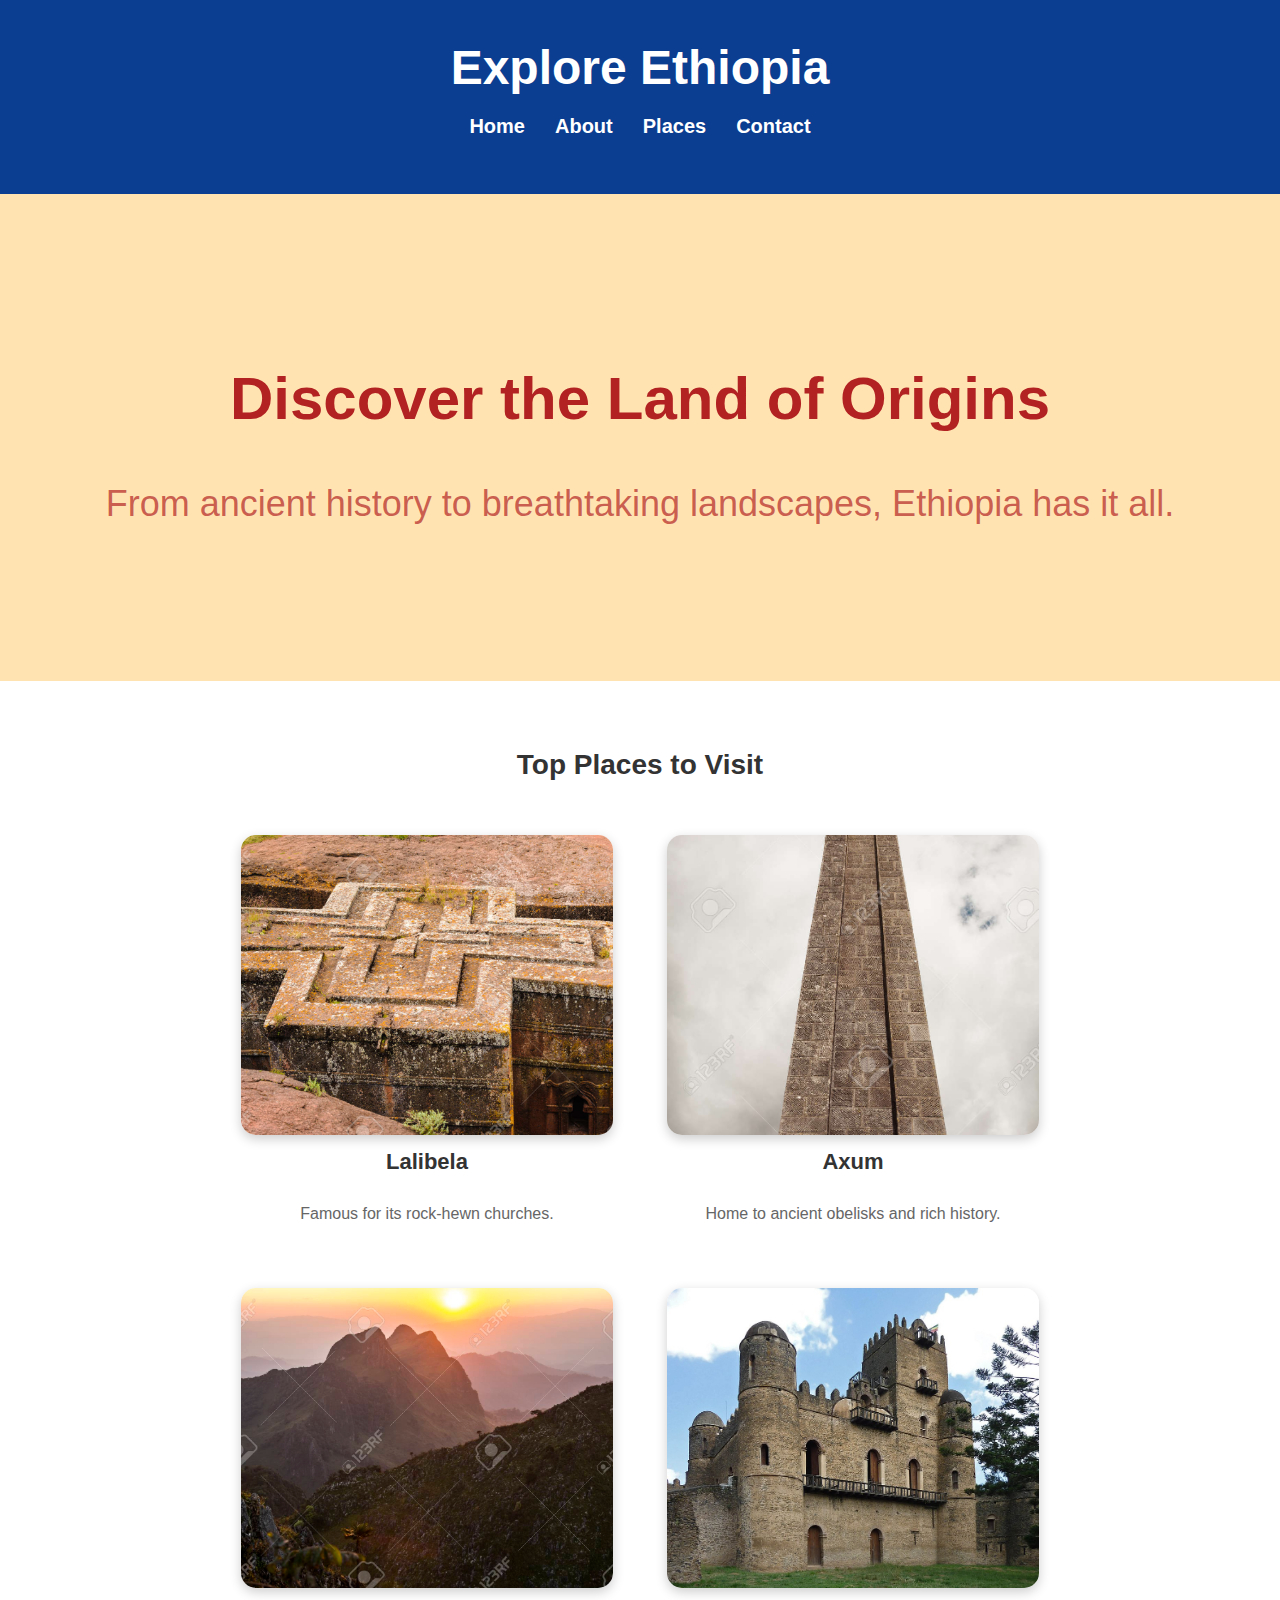
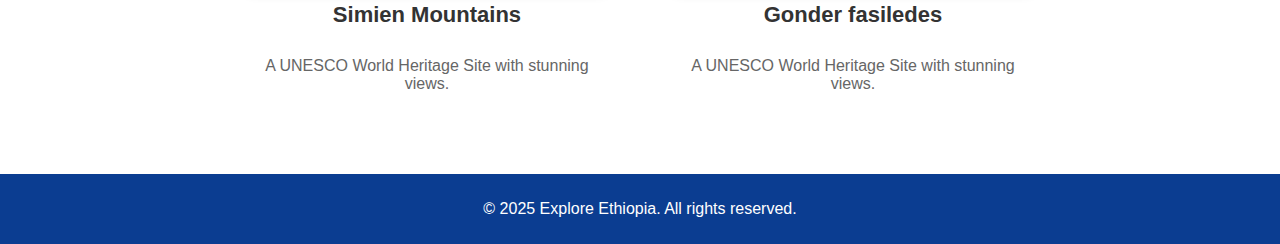
<file: index.html>
<!DOCTYPE html>
<html lang="en">
<head>
  <meta charset="UTF-8" />
  <meta name="viewport" content="width=device-width, initial-scale=1.0" />
  <title>Explore Ethiopia</title>
  <link rel="stylesheet" href="style.css" />
</head>
<body>
    <header>
        <h1>Explore Ethiopia</h1>
        <nav>
          <ul>
            <li><a href="index.html">Home</a></li>
            <li><a href="about.html">About</a></li>
            <li><a href="place.html">Places</a></li>
            <li><a href="contact.html">Contact</a></li>
          </ul>
        </nav>
      </header>
       
      


  <!-- Home Section -->
  <section id="home" class="hero">
    <h2>Discover the Land of Origins</h2>
    <p>From ancient history to breathtaking landscapes, Ethiopia has it all.</p>
  </section>

  <!-- Featured Places Section -->
  <section id="places" class="featured-places">
    <h3>Top Places to Visit</h3>
    <div class="place">
      <img src="lalibela.jpg" alt="Lalibela" />
      <h4>Lalibela</h4>
      <p>Famous for its rock-hewn churches.</p>
    </div>
    <div class="place">
      <img src="axum.jpg" alt="Axum" />
      <h4>Axum</h4>
      <p>Home to ancient obelisks and rich history.</p>
    </div>
    <div class="place">
      <img src="simien.jpg" alt="Simien Mountains" />
      <h4>Simien Mountains</h4>
      <p>A UNESCO World Heritage Site with stunning views.</p>
    </div>
    <div class="place">
      <img src="fasiledes.jpg" alt="Gonder fasiledes" />
      <h4>Gonder fasiledes</h4>
      <p>A UNESCO World Heritage Site with stunning views.</p>
    </div>
  </section>

 

  <footer>
    <p>&copy; 2025 Explore Ethiopia. All rights reserved.</p>
  </footer>
</body>
</html>
</file>
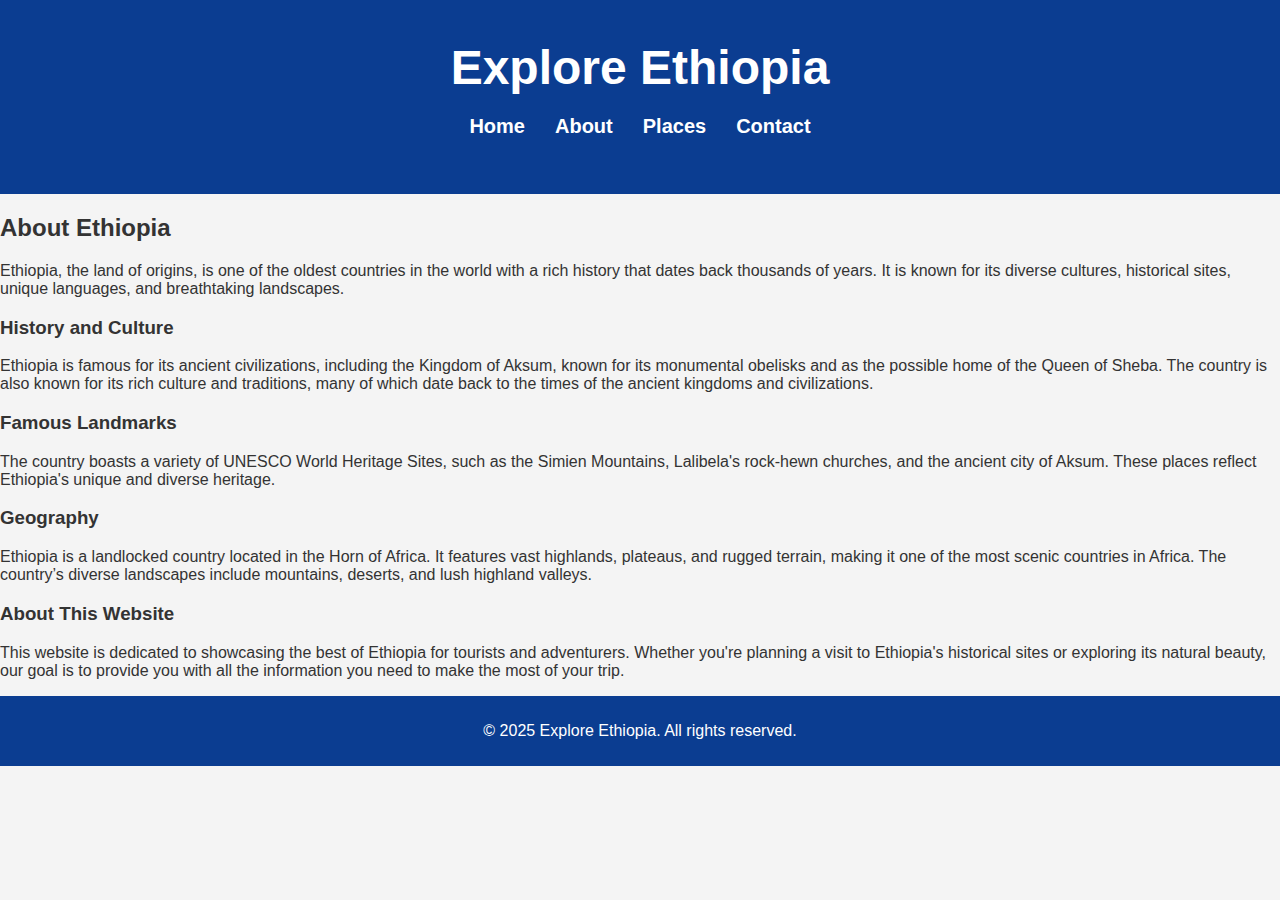
<file: about.html>
<!DOCTYPE html>
<html lang="en">
<head>
  <meta charset="UTF-8" />
  <meta name="viewport" content="width=device-width, initial-scale=1.0" />
  <title>About Ethiopia - Explore Ethiopia</title>
  <link rel="stylesheet" href="style.css" />
</head>
<body>
  <header>
    <h1>Explore Ethiopia</h1>
    <nav>
      <ul>
        <li><a href="index.html">Home</a></li>
        <li><a href="about.html">About</a></li>
        <li><a href="place.html">Places</a></li>
        <li><a href="contact.html">Contact</a></li>
      </ul>
    </nav>
  </header>
  
  <section class="about">
    <h2>About Ethiopia</h2>
    <p>
      Ethiopia, the land of origins, is one of the oldest countries in the world with a rich history that dates back thousands of years. 
      It is known for its diverse cultures, historical sites, unique languages, and breathtaking landscapes.
    </p>
    
    <h3>History and Culture</h3>
    <p>
      Ethiopia is famous for its ancient civilizations, including the Kingdom of Aksum, known for its monumental obelisks and as the possible 
      home of the Queen of Sheba. The country is also known for its rich culture and traditions, many of which date back to the times of the 
      ancient kingdoms and civilizations.
    </p>

    <h3>Famous Landmarks</h3>
    <p>
      The country boasts a variety of UNESCO World Heritage Sites, such as the Simien Mountains, Lalibela's rock-hewn churches, and the 
      ancient city of Aksum. These places reflect Ethiopia's unique and diverse heritage.
    </p>

    <h3>Geography</h3>
    <p>
      Ethiopia is a landlocked country located in the Horn of Africa. It features vast highlands, plateaus, and rugged terrain, making it one 
      of the most scenic countries in Africa. The country’s diverse landscapes include mountains, deserts, and lush highland valleys.
    </p>

    <h3>About This Website</h3>
    <p>
      This website is dedicated to showcasing the best of Ethiopia for tourists and adventurers. Whether you're planning a visit to Ethiopia's 
      historical sites or exploring its natural beauty, our goal is to provide you with all the information you need to make the most of your trip.
    </p>
  </section>

  <footer>
    <p>&copy; 2025 Explore Ethiopia. All rights reserved.</p>
  </footer>
</body>
</html>
</file>
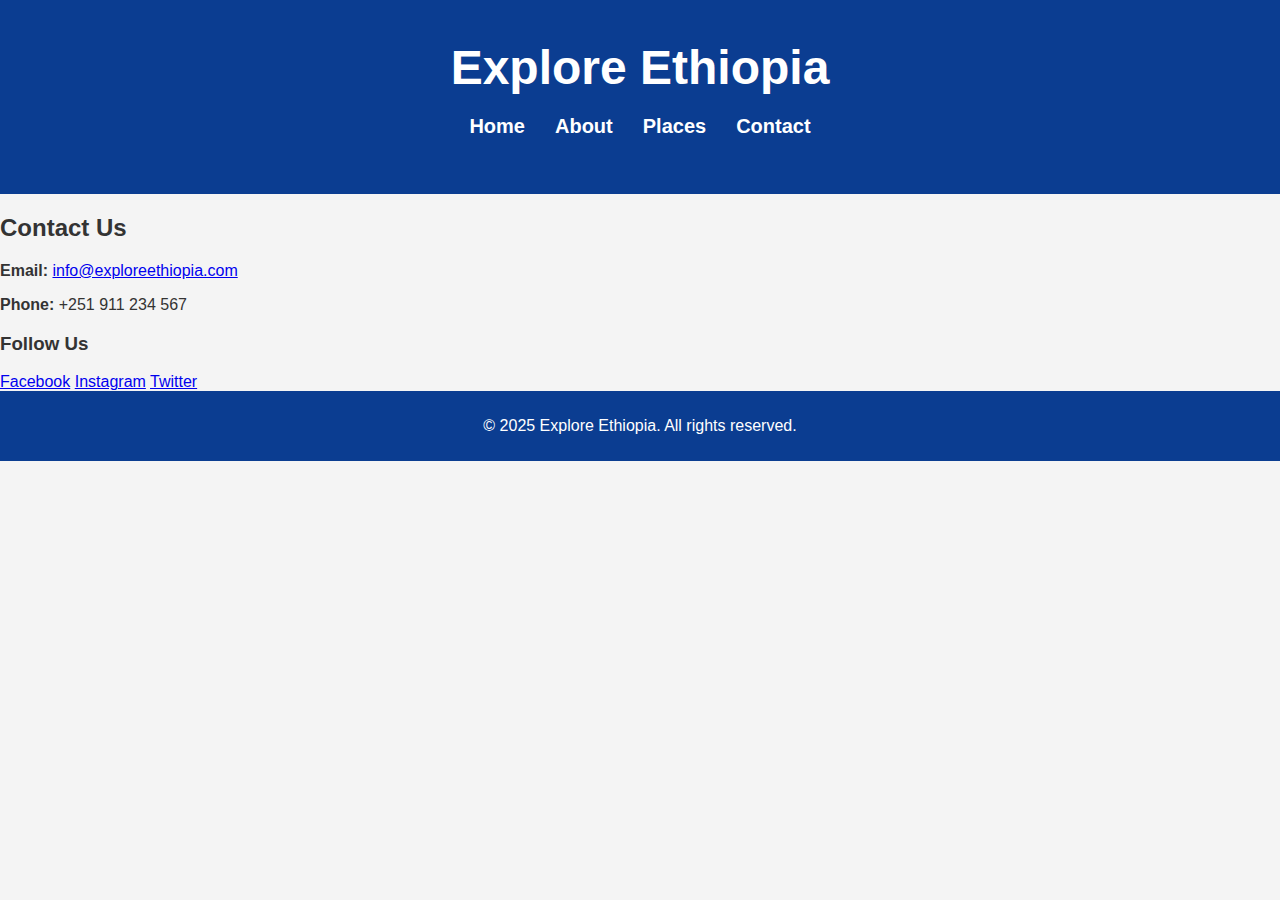
<file: contact.html>
<!DOCTYPE html>
<html lang="en">
<head>
  <meta charset="UTF-8" />
  <meta name="viewport" content="width=device-width, initial-scale=1.0" />
  <title>Contact Us - Explore Ethiopia</title>
  <link rel="stylesheet" href="style.css" />
</head>
<body>
  <header>
    <h1>Explore Ethiopia</h1>
    <nav>
      <ul>
        <li><a href="index.html">Home</a></li>
        <li><a href="about.html">About</a></li>
        <li><a href="place.html">Places</a></li>
        <li><a href="contact.html">Contact</a></li>
      </ul>
    </nav>
  </header>

  <section class="contact">
    <h2>Contact Us</h2>
    <p><strong>Email:</strong> <a href="mailto:info@exploreethiopia.com">info@exploreethiopia.com</a></p>
    <p><strong>Phone:</strong> +251 911 234 567</p>
    
    <h3>Follow Us</h3>
    <a href="https://facebook.com" target="_blank">Facebook</a>
    <a href="https://instagram.com" target="_blank">Instagram</a>
    <a href="https://twitter.com" target="_blank">Twitter</a>
  </section>

  <footer>
    <p>&copy; 2025 Explore Ethiopia. All rights reserved.</p>
  </footer>
</body>
</html>
</file>
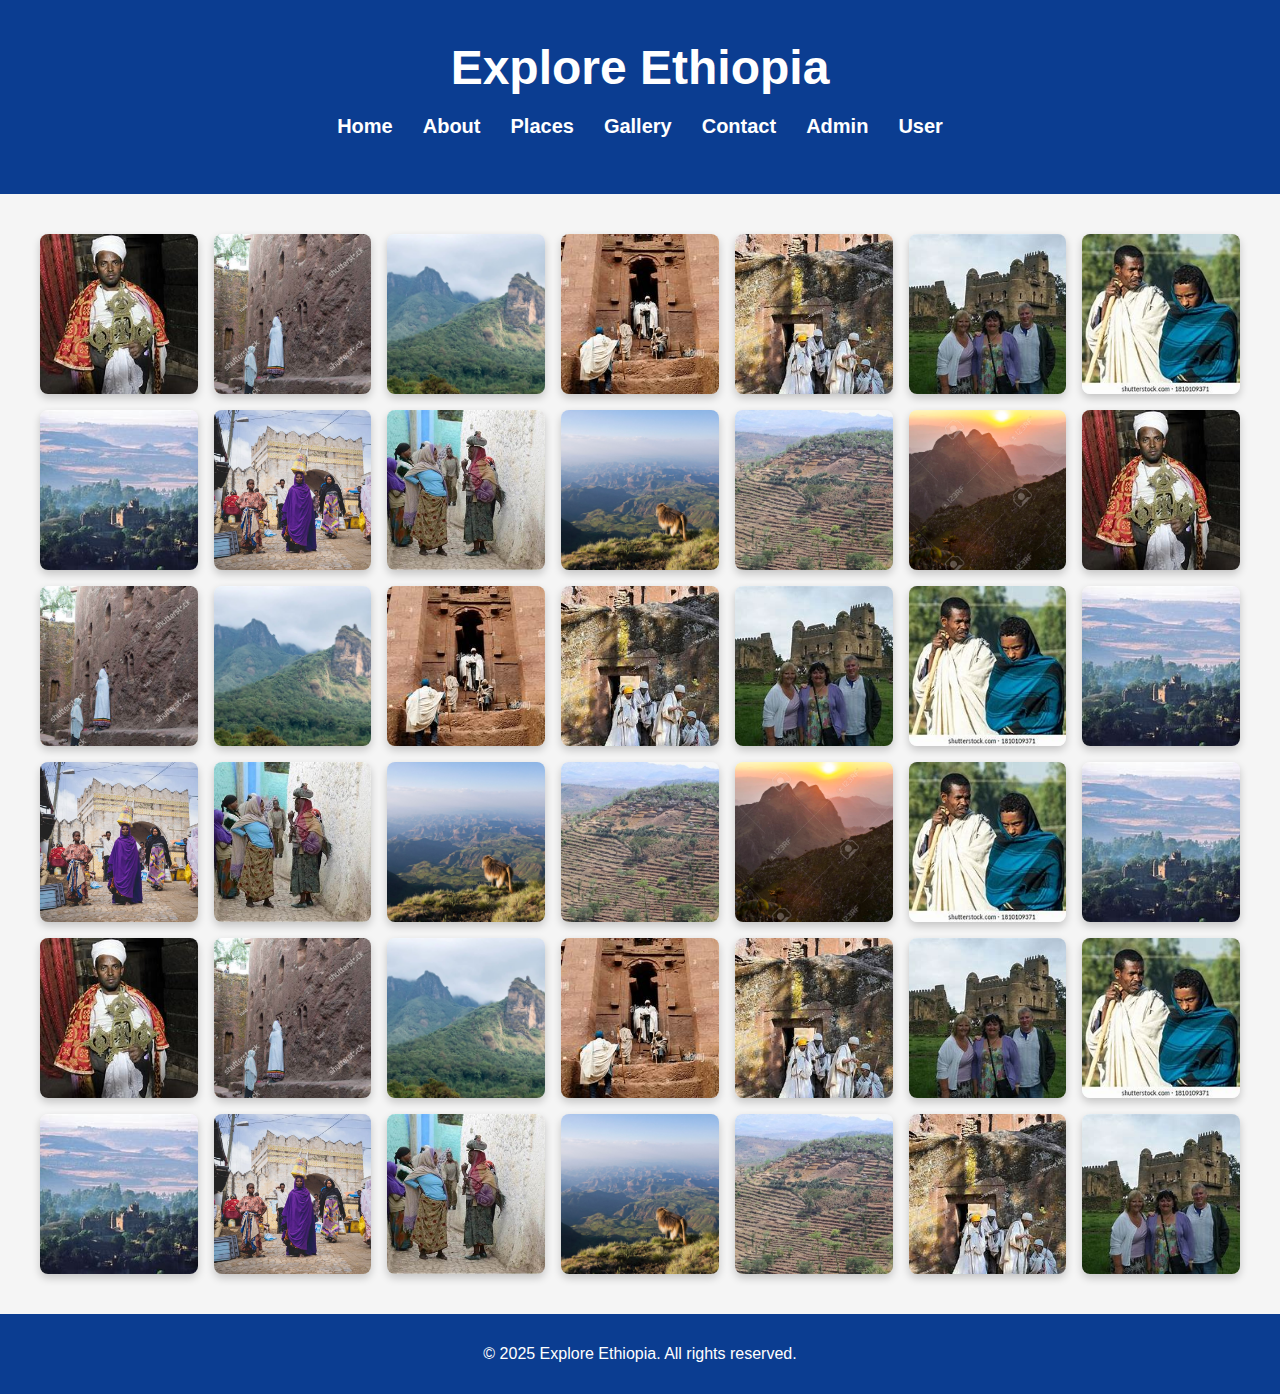
<file: gallery.html>
<!DOCTYPE html>
<html lang="en">
<head>
  <meta charset="UTF-8" />
  <meta name="viewport" content="width=device-width, initial-scale=1.0"/>
  <title>Gallery - Explore Ethiopia</title>
  <link rel="stylesheet" href="style.css" />
  <link rel="stylesheet" href="gallery.css" />
</head>
<body>
  <header>
    <h1>Explore Ethiopia</h1>
    <nav>
      <ul>
        
          <li><a href="index.html">Home</a></li>
          <li><a href="about.html">About</a></li>
          <li><a href="place.html">Places</a></li>
          <li><a href="gallery.html">Gallery</a></li>
          <li><a href="contact.php" class="active">Contact</a></li>
          <li><a href="admin_login.php">Admin</a></li>
          <li><a href="register.php">User</a></li>

      </ul>
    
    </nav>
  </header>

  <section class="gallery">
    <!-- Images -->
    <img src="pic/kesis.jpg" alt="kesis" />
    <img src="pic/p2.jpg" alt="Axum" />
    <img src="pic/bale.jpg" alt="Bale Mountains" />
    <img src="pic/p3.jpg" alt="Harar" />
    <img src="pic/p4.jpg" alt="Simien Mountains" />
    <img src="pic/p5.jpg" alt="Lalibela" />
    <img src="pic/p6.jpg" alt="Omo Valley" />
    <img src="pic/p7.jpg" alt="Tigray" />
    <img src="pic/p8.jpg" alt="Awash National Park" />
    <img src="pic/p9.jpg" alt="Sof Omar Caves" />
    <img src="pic/p10.jpg" alt="Blue Nile Falls" />
    <img src="pic/konso.jpg" alt="Konso" />
    <img src="pic/simien.jpg" alt="Simien Mountains" />
    <img src="pic/kesis.jpg" alt="kesis" />
    <img src="pic/p2.jpg" alt="Axum" />
    <img src="pic/bale.jpg" alt="Bale Mountains" />
    <img src="pic/p3.jpg" alt="Harar" />
    <img src="pic/p4.jpg" alt="Simien Mountains" />
    <img src="pic/p5.jpg" alt="Lalibela" />
    <img src="pic/p6.jpg" alt="Omo Valley" />
    <img src="pic/p7.jpg" alt="Tigray" />
    <img src="pic/p8.jpg" alt="Awash National Park" />
    <img src="pic/p9.jpg" alt="Sof Omar Caves" />
    <img src="pic/p10.jpg" alt="Blue Nile Falls" />
    <img src="pic/konso.jpg" alt="Konso" />
    <img src="pic/simien.jpg" alt="Simien Mountains" />
    <img src="pic/p6.jpg" alt="Omo Valley" />
    <img src="pic/p7.jpg" alt="Tigray" />
    <img src="pic/kesis.jpg" alt="kesis" />
    <img src="pic/p2.jpg" alt="Axum" />
    <img src="pic/bale.jpg" alt="Bale Mountains" />
    <img src="pic/p3.jpg" alt="Harar" />
    <img src="pic/p4.jpg" alt="Simien Mountains" />
    <img src="pic/p5.jpg" alt="Lalibela" />
    <img src="pic/p6.jpg" alt="Omo Valley" />
    <img src="pic/p7.jpg" alt="Tigray" />
    <img src="pic/p8.jpg" alt="Awash National Park" />
    <img src="pic/p9.jpg" alt="Sof Omar Caves" />
    <img src="pic/p10.jpg" alt="Blue Nile Falls" />
    <img src="pic/konso.jpg" alt="Konso" />
    <img src="pic/p4.jpg" alt="Simien Mountains" />
    <img src="pic/p5.jpg" alt="Lalibela" />
    <!-- Add more if needed -->
  </section>

  <footer>
    <p>&copy; 2025 Explore Ethiopia. All rights reserved.</p>
  </footer>

  <script src="gallery.js"></script>
</body>
</html>
</file>
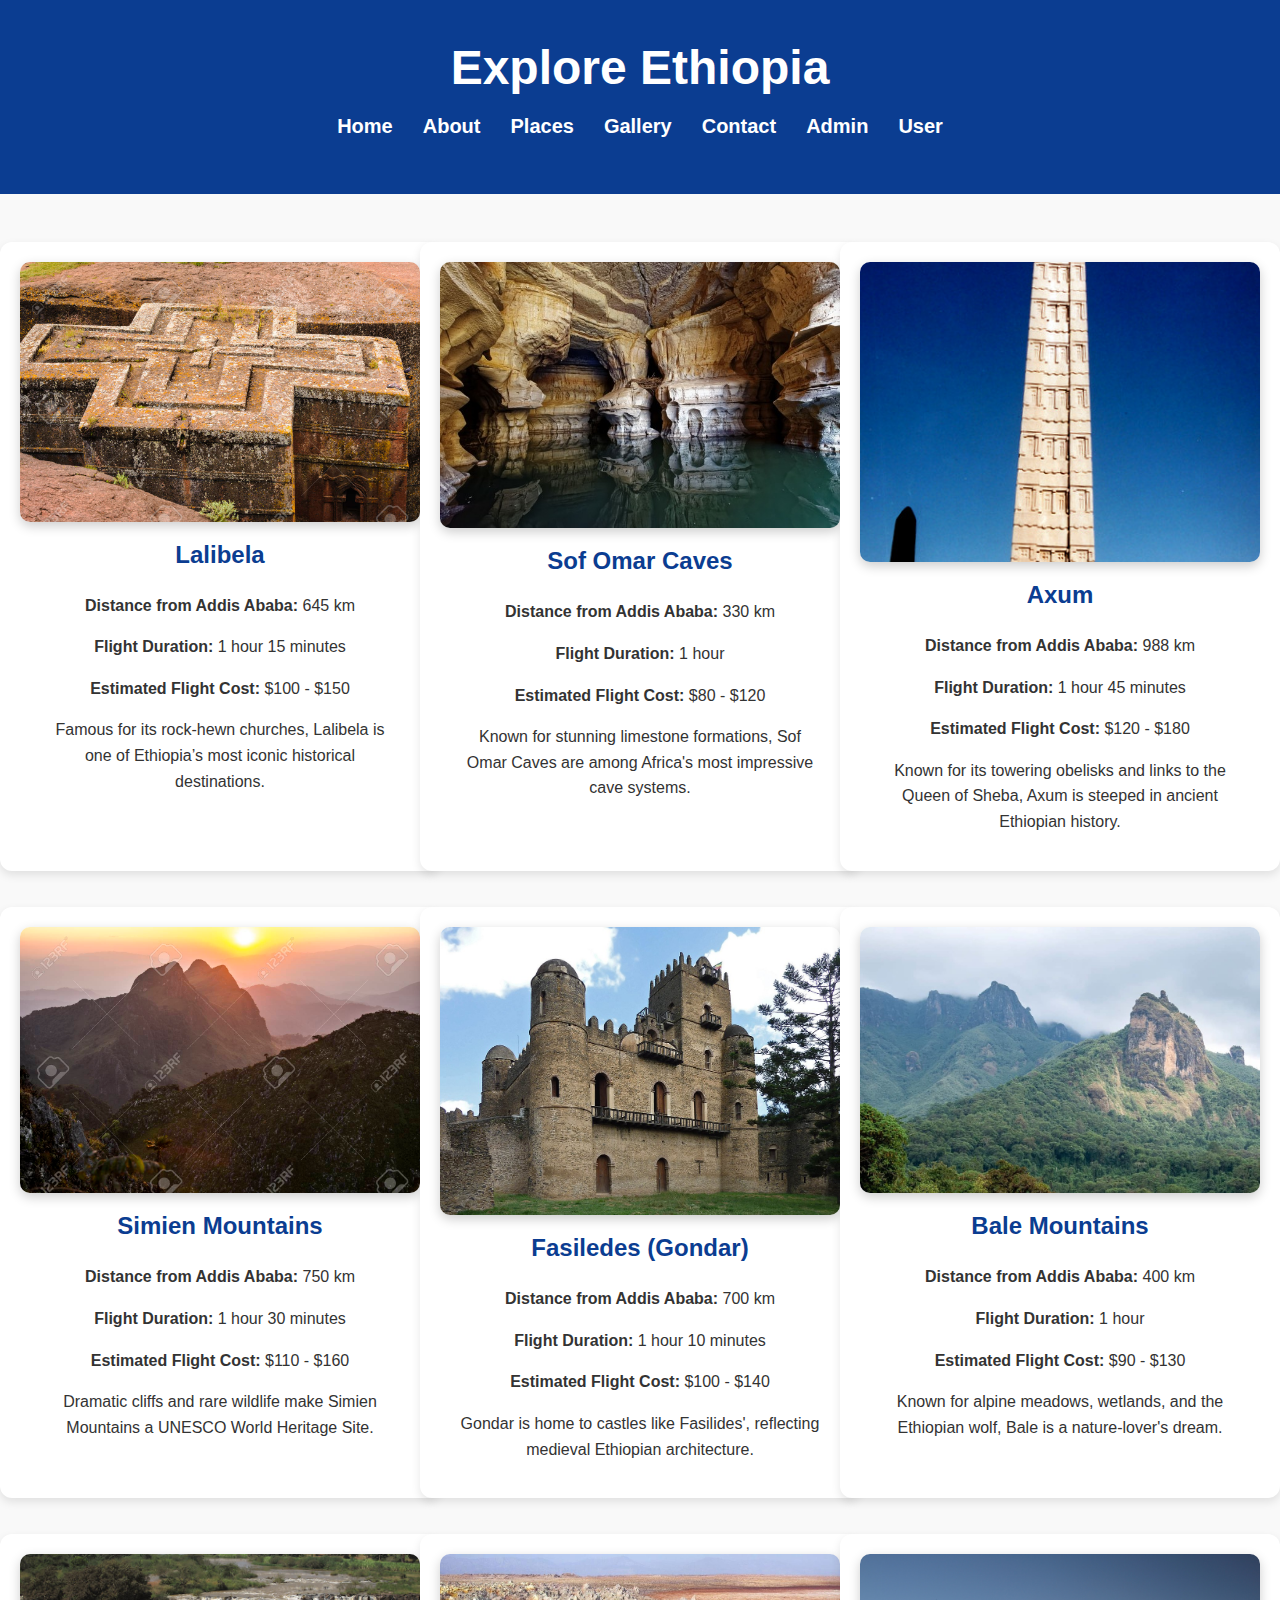
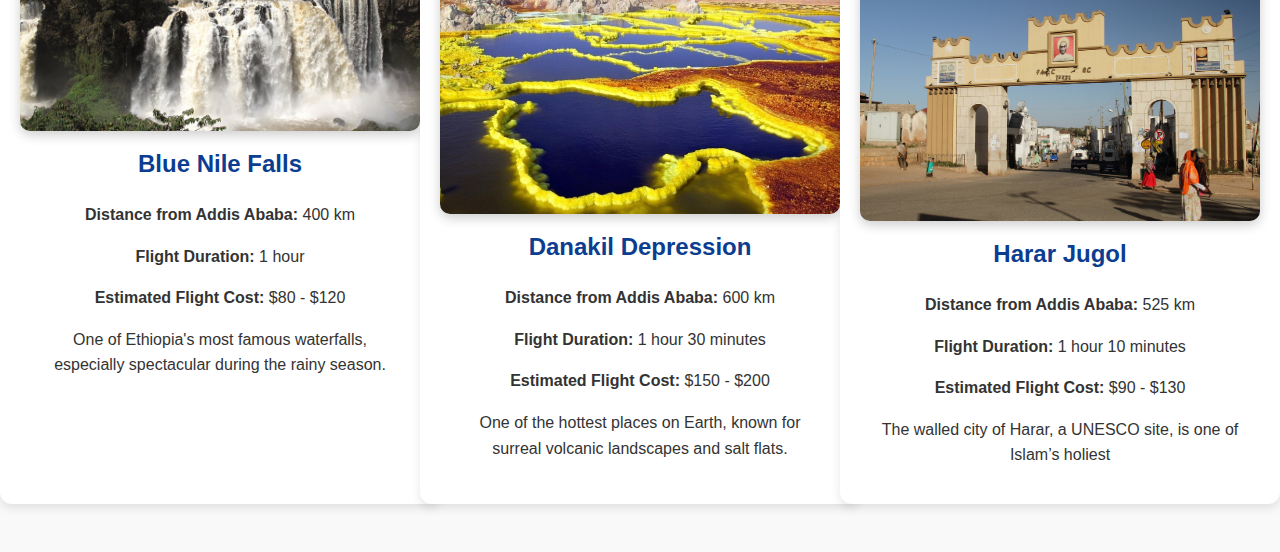
<file: place.html>
<!DOCTYPE html>
<html lang="en">
<head>
  <meta charset="UTF-8" />
  <meta name="viewport" content="width=device-width, initial-scale=1.0"/>
  <title>Places to Visit in Ethiopia - Explore Ethiopia</title>
  <link rel="stylesheet" href="style.css" />
  <link rel="stylesheet" href="place.css" />
</head>
<body>
  <header>
    <h1>Explore Ethiopia</h1>
<nav class="navbar">
  <ul class="nav-list">
    <li><a href="index.html" class="active">Home</a></li>
    <li><a href="about.html">About</a></li>
    <li><a href="place.html">Places</a></li>
    <li><a href="gallery.html">Gallery</a></li>
    <li><a href="contact.php">Contact</a></li>
    <li><a href="admin_login.php">Admin</a></li>
    <li><a href="register.php">User</a></li>

  </ul>
</nav>
  </header>

  <section class="places">
    <!-- Lalibela -->
    <div class="place">
      <img src="pic/lalibelaa.jpg" alt="Lalibela Rock-Hewn Churches" />
      <h3>Lalibela</h3>
      <p><strong>Distance from Addis Ababa:</strong> 645 km</p>
      <p><strong>Flight Duration:</strong> 1 hour 15 minutes</p>
      <p><strong>Estimated Flight Cost:</strong> $100 - $150</p>
      <p>Famous for its rock-hewn churches, Lalibela is one of Ethiopia’s most iconic historical destinations.</p>
    </div>

    <!-- Sof Omar -->
    <div class="place">
      <img src="pic/sofomer.jpg" alt="Sof Omar Caves" />
      <h3>Sof Omar Caves</h3>
      <p><strong>Distance from Addis Ababa:</strong> 330 km</p>
      <p><strong>Flight Duration:</strong> 1 hour</p>
      <p><strong>Estimated Flight Cost:</strong> $80 - $120</p>
      <p>Known for stunning limestone formations, Sof Omar Caves are among Africa's most impressive cave systems.</p>
    </div>

    <!-- Axum -->
    <div class="place">
      <img src="pic/aksum.jpg" alt="Axum Obelisks" />
      <h3>Axum</h3>
      <p><strong>Distance from Addis Ababa:</strong> 988 km</p>
      <p><strong>Flight Duration:</strong> 1 hour 45 minutes</p>
      <p><strong>Estimated Flight Cost:</strong> $120 - $180</p>
      <p>Known for its towering obelisks and links to the Queen of Sheba, Axum is steeped in ancient Ethiopian history.</p>
    </div>

    <!-- Simien -->
    <div class="place">
      <img src="pic/simien.jpg" alt="Simien Mountains" />
      <h3>Simien Mountains</h3>
      <p><strong>Distance from Addis Ababa:</strong> 750 km</p>
      <p><strong>Flight Duration:</strong> 1 hour 30 minutes</p>
      <p><strong>Estimated Flight Cost:</strong> $110 - $160</p>
      <p>Dramatic cliffs and rare wildlife make Simien Mountains a UNESCO World Heritage Site.</p>
    </div>

    <!-- Gondar -->
    <div class="place">
      <img src="pic/fasiledes.jpg" alt="Fasiledes Castle in Gondar" />
      <h3>Fasiledes (Gondar)</h3>
      <p><strong>Distance from Addis Ababa:</strong> 700 km</p>
      <p><strong>Flight Duration:</strong> 1 hour 10 minutes</p>
      <p><strong>Estimated Flight Cost:</strong> $100 - $140</p>
      <p>Gondar is home to castles like Fasilides', reflecting medieval Ethiopian architecture.</p>
    </div>

    <!-- Bale -->
    <div class="place">
      <img src="pic/bale.jpg" alt="Bale Mountains National Park" />
      <h3>Bale Mountains</h3>
      <p><strong>Distance from Addis Ababa:</strong> 400 km</p>
      <p><strong>Flight Duration:</strong> 1 hour</p>
      <p><strong>Estimated Flight Cost:</strong> $90 - $130</p>
      <p>Known for alpine meadows, wetlands, and the Ethiopian wolf, Bale is a nature-lover's dream.</p>
    </div>

    <!-- Blue Nile -->
    <div class="place">
      <img src="pic/bluenile.jpg" alt="Blue Nile Falls" />
      <h3>Blue Nile Falls</h3>
      <p><strong>Distance from Addis Ababa:</strong> 400 km</p>
      <p><strong>Flight Duration:</strong> 1 hour</p>
      <p><strong>Estimated Flight Cost:</strong> $80 - $120</p>
      <p>One of Ethiopia's most famous waterfalls, especially spectacular during the rainy season.</p>
    </div>

    <!-- Danakil -->
    <div class="place">
      <img src="pic/denikl.jpg" alt="Danakil Depression" />
      <h3>Danakil Depression</h3>
      <p><strong>Distance from Addis Ababa:</strong> 600 km</p>
      <p><strong>Flight Duration:</strong> 1 hour 30 minutes</p>
      <p><strong>Estimated Flight Cost:</strong> $150 - $200</p>
      <p>One of the hottest places on Earth, known for surreal volcanic landscapes and salt flats.</p>
    </div>

    <!-- Harar -->
    <div class="place">
      <img src="pic/Harar.jpg" alt="Harar Jugol" />
      <h3>Harar Jugol</h3>
      <p><strong>Distance from Addis Ababa:</strong> 525 km</p>
      <p><strong>Flight Duration:</strong> 1 hour 10 minutes</p>
      <p><strong>Estimated Flight Cost:</strong> $90 - $130</p>
      <p>The walled city of Harar, a UNESCO site, is one of Islam’s holiest
</file>
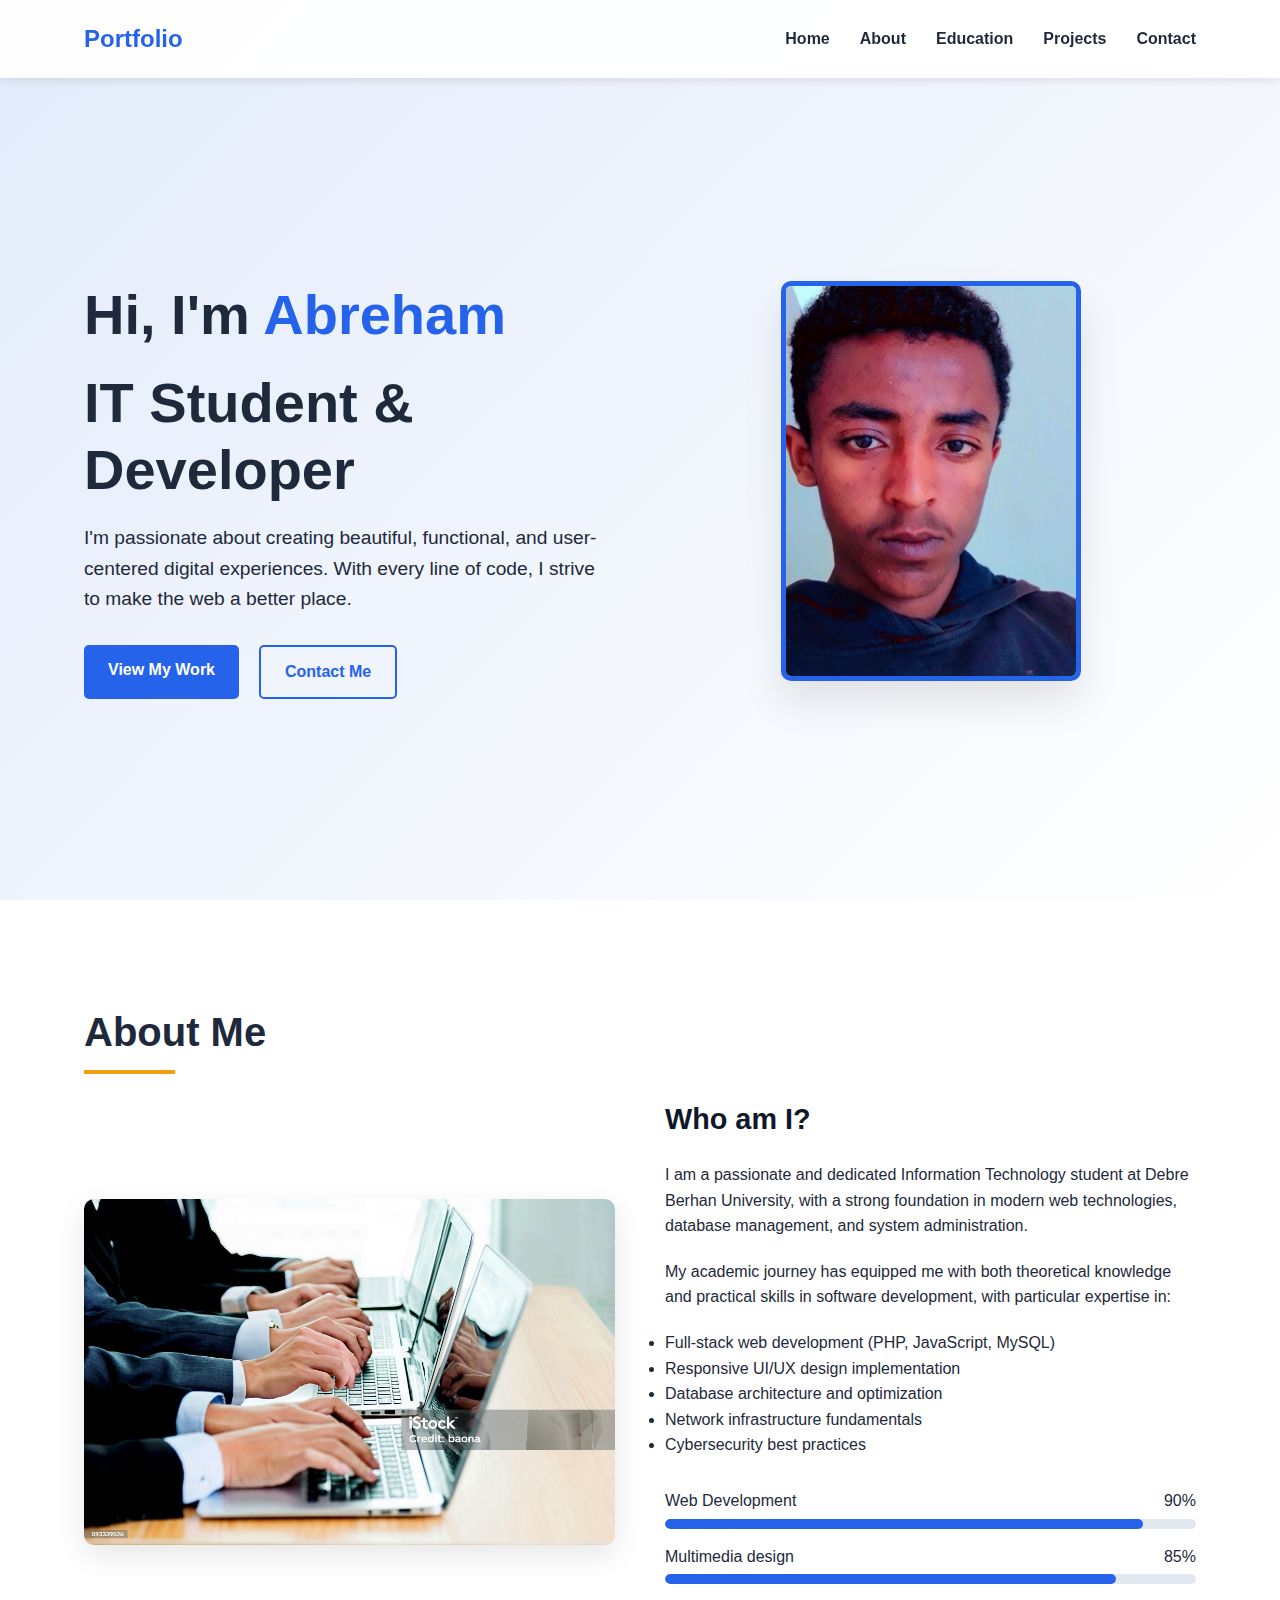
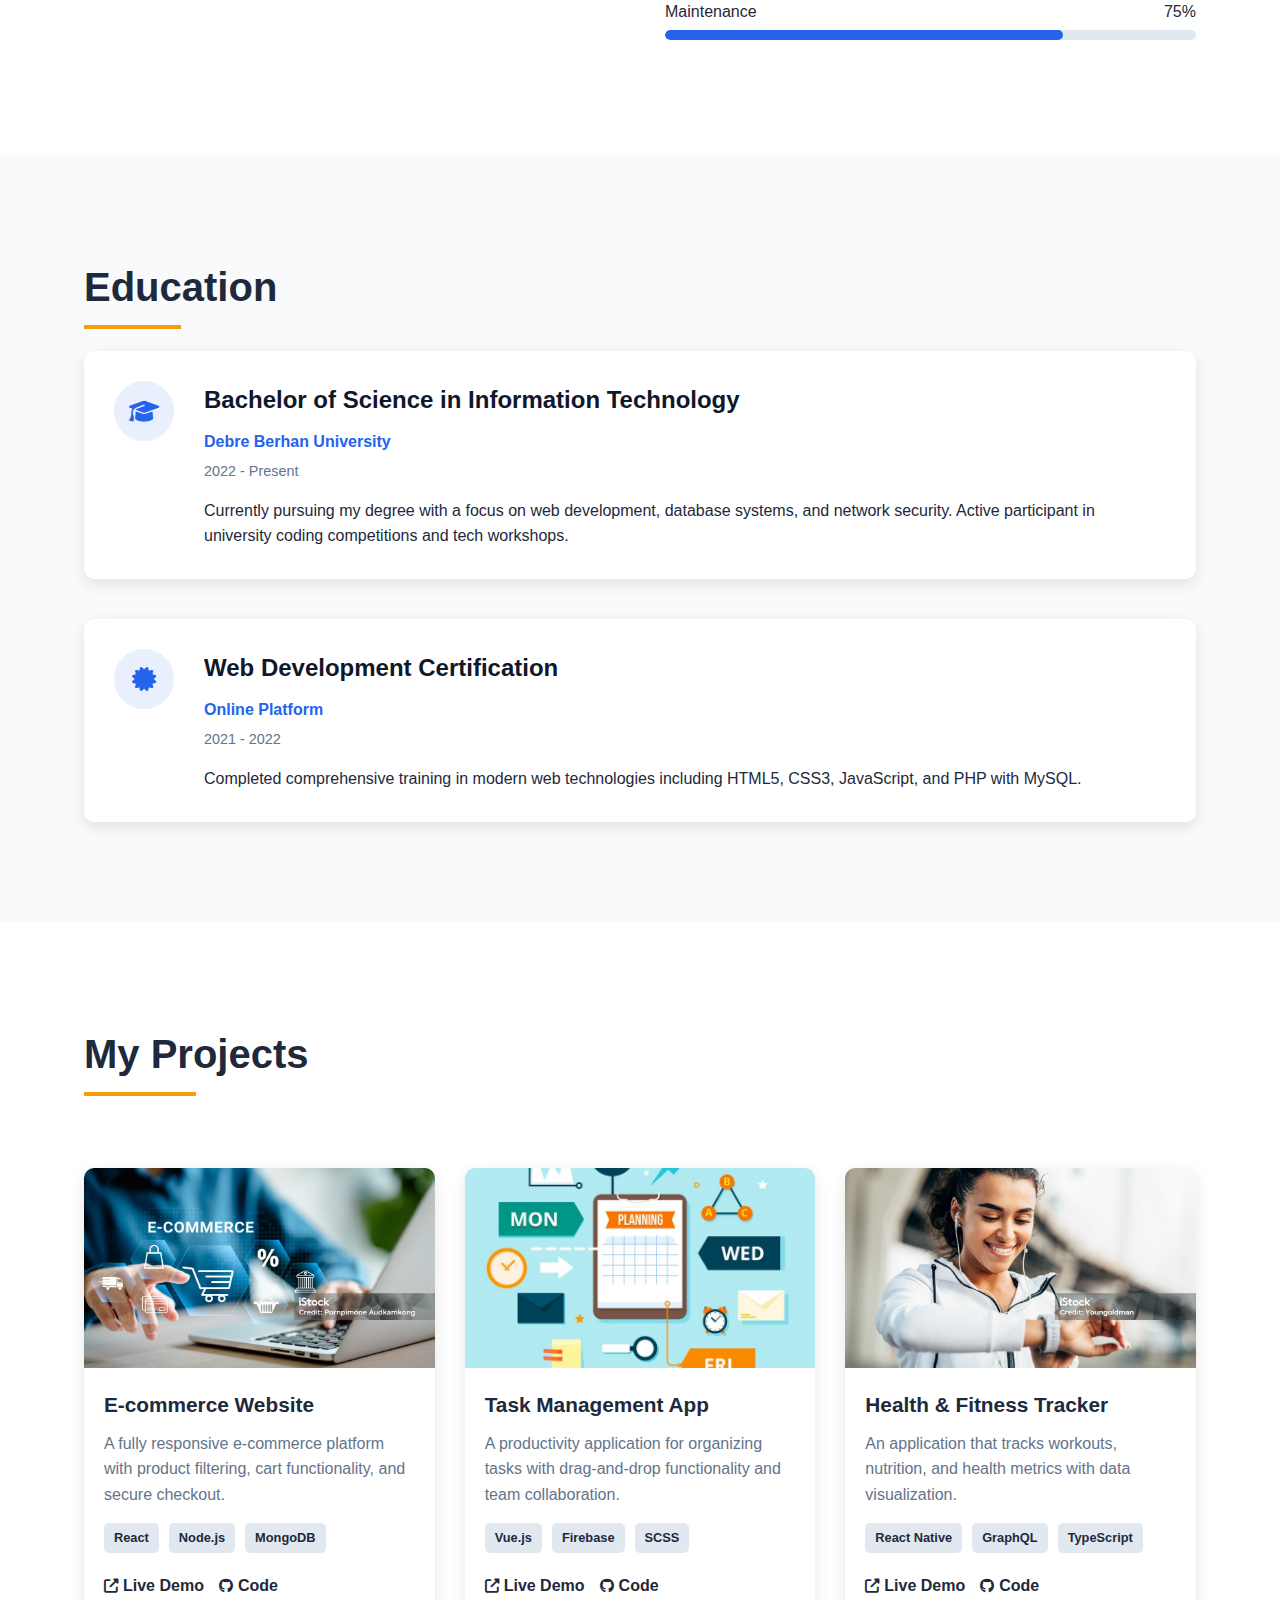
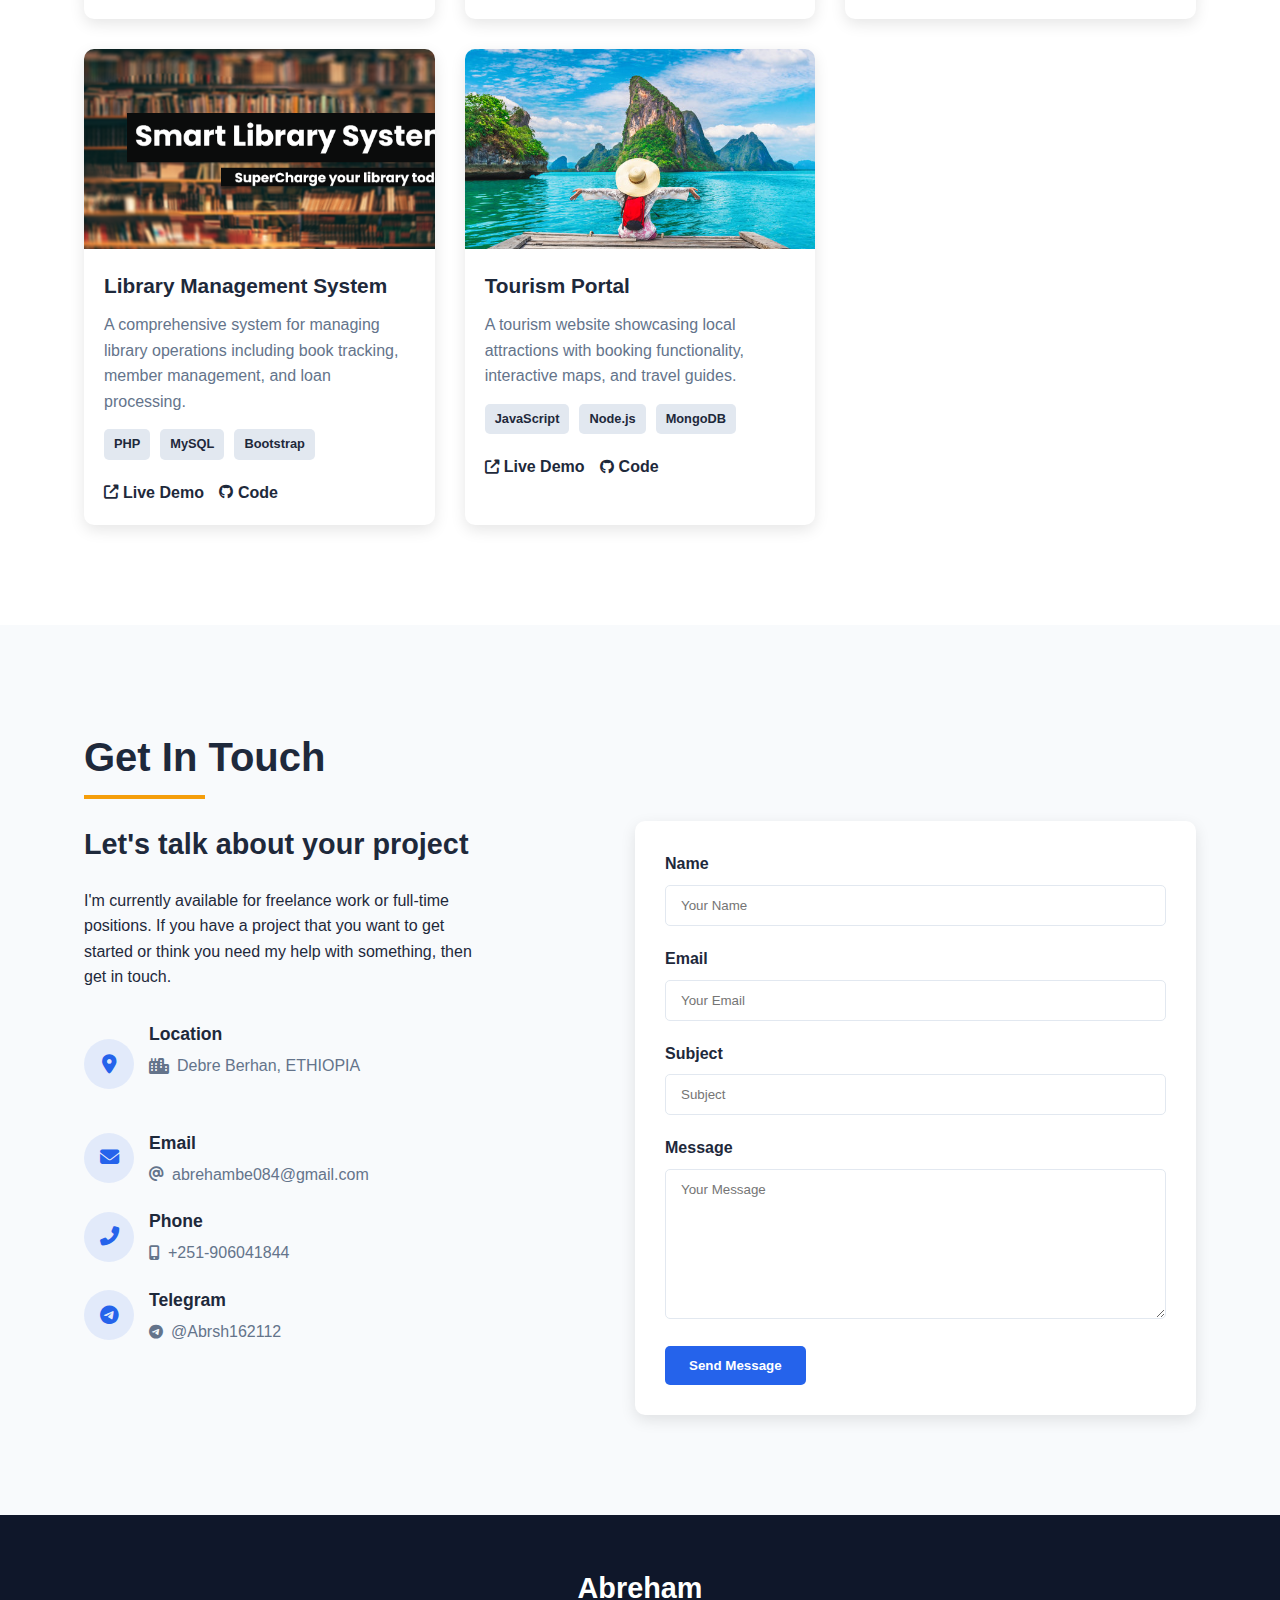
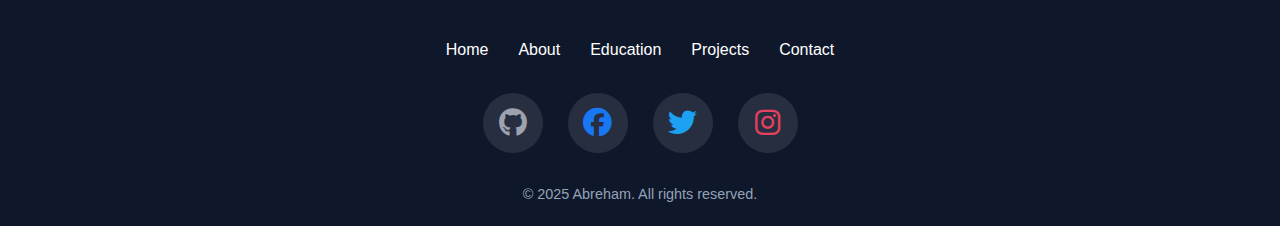
<file: port.html>
<!DOCTYPE html>
<html lang="en">

<head>
    <meta charset="UTF-8">
    <meta name="viewport" content="width=device-width, initial-scale=1.0">
    <title>Abreham | Portfolio</title>
    <link rel="stylesheet" href="https://cdnjs.cloudflare.com/ajax/libs/font-awesome/6.4.0/css/all.min.css">
    <style>
        /* Global Styles */
        :root {
            --primary-color: #2563eb;
            --secondary-color: #1e293b;
            --accent-color: #f59e0b;
            --light-color: #f8fafc;
            --dark-color: #0f172a;
            --transition: all 0.3s ease;
        }

        * {
            margin: 0;
            padding: 0;
            box-sizing: border-box;
        }

        body {
            font-family: 'Segoe UI', Tahoma, Geneva, Verdana, sans-serif;
            line-height: 1.6;
            color: var(--secondary-color);
            background-color: var(--light-color);
        }

        a {
            text-decoration: none;
            color: inherit;
        }

        .container {
            width: 90%;
            max-width: 1200px;
            margin: 0 auto;
            padding: 0 20px;
        }

        .btn {
            display: inline-block;
            padding: 12px 24px;
            background-color: var(--primary-color);
            color: white;
            border-radius: 5px;
            font-weight: 600;
            transition: var(--transition);
            border: none;
            cursor: pointer;
        }

        .btn:hover {
            transform: translateY(-3px);
            box-shadow: 0 10px 20px rgba(0, 0, 0, 0.1);
        }

        .btn-outline {
            background-color: transparent;
            border: 2px solid var(--primary-color);
            color: var(--primary-color);
        }

        .section-title {
            font-size: 2.5rem;
            margin-bottom: 2rem;
            position: relative;
            display: inline-block;
        }

        .section-title::after {
            content: '';
            position: absolute;
            bottom: -10px;
            left: 0;
            width: 50%;
            height: 4px;
            background-color: var(--accent-color);
        }

        /* Header */
        header {
            position: fixed;
            top: 0;
            left: 0;
            width: 100%;
            padding: 20px 0;
            background-color: rgba(255, 255, 255, 0.95);
            box-shadow: 0 2px 10px rgba(0, 0, 0, 0.1);
            z-index: 1000;
            transition: var(--transition);
        }

        header.scrolled {
            padding: 10px 0;
            background-color: rgba(255, 255, 255, 0.98);
        }

        nav {
            display: flex;
            justify-content: space-between;
            align-items: center;
        }

        .logo {
            font-size: 1.5rem;
            font-weight: 700;
            color: var(--primary-color);
        }

        .nav-links {
            display: flex;
            gap: 30px;
        }

        .nav-links a {
            font-weight: 600;
            position: relative;
        }

        .nav-links a::after {
            content: '';
            position: absolute;
            bottom: -5px;
            left: 0;
            width: 0;
            height: 2px;
            background-color: var(--primary-color);
            transition: var(--transition);
        }

        .nav-links a:hover::after {
            width: 100%;
        }

        .hamburger {
            display: none;
            cursor: pointer;
        }

        /* Hero Section */
        #hero {
            height: 100vh;
            display: flex;
            align-items: center;
            padding-top: 80px;
            background: linear-gradient(135deg, rgba(37, 99, 235, 0.1) 0%, rgba(255, 255, 255, 1) 100%);
        }

        .hero-content {
            display: flex;
            align-items: center;
            gap: 50px;
        }

        .hero-text {
            flex: 1;
        }

        .hero-text h1 {
            font-size: 3.5rem;
            margin-bottom: 20px;
            line-height: 1.2;
        }

        .hero-text h1 span {
            color: var(--primary-color);
        }

        .hero-text p {
            font-size: 1.2rem;
            margin-bottom: 30px;
            color: var(--secondary-color);
            max-width: 600px;
        }

        .hero-btns {
            display: flex;
            gap: 20px;
        }

        .hero-image {
            flex: 1;
            display: flex;
            justify-content: center;
            position: relative;
        }

        .profile-img-container {
            position: relative;
            width: 300px;
            /* Keep original width */
            height: 400px;
            /* Increased height only */
            cursor: pointer;
            border-radius: 10px;
            /* Rectangular with slight rounding */
            overflow: hidden;
            border: 5px solid var(--primary-color);
            box-shadow: 0 20px 40px rgba(0, 0, 0, 0.1);
            transition: var(--transition);
        }

        .profile-img {
            width: 100%;
            height: 100%;
            object-fit: cover;
            /* Ensures image fills container without distortion */
            transition: var(--transition);
        }

        .profile-img-container:hover {
            transform: scale(1.05);
        }

        /* Adjust hero-content layout if needed */
        .hero-content {
            align-items: flex-start;
            /* Better alignment with taller image */
        }

        /* Responsive adjustments */
        @media (max-width: 992px) {
            .profile-img-container {
                width: 250px;
                height: 350px;
            }
        }

        @media (max-width: 768px) {
            .profile-img-container {
                width: 200px;
                height: 300px;
            }
        }

        @media (max-width: 576px) {
            .profile-img-container {
                width: 180px;
                height: 250px;
            }
        }


        /* Modal for expanded image */
        .modal {
            display: none;
            position: fixed;
            top: 0;
            left: 0;
            width: 100%;
            height: 100%;
            background-color: rgba(0, 0, 0, 0.8);
            z-index: 2000;
            justify-content: center;
            align-items: center;
        }

        .modal-content {
            max-width: 80%;
            max-height: 80%;
        }

        .modal-content img {
            width: 100%;
            height: auto;
            border-radius: 10px;
        }

        .close-modal {
            position: absolute;
            top: 30px;
            right: 30px;
            color: white;
            font-size: 2rem;
            cursor: pointer;
        }

        /* About Section */
        #about {
            padding: 100px 0;
            background-color: white;
        }

        .about-content {
            display: flex;
            align-items: center;
            gap: 50px;
        }

        .about-image {
            flex: 1;
        }

        .about-image img {
            width: 100%;
            border-radius: 10px;
            box-shadow: 0 10px 30px rgba(0, 0, 0, 0.1);
        }

        .about-text {
            flex: 1;
        }

        .about-text h3 {
            font-size: 1.8rem;
            margin-bottom: 20px;
            color: var(--dark-color);
        }

        .about-text p {
            margin-bottom: 20px;
        }

        .skills {
            margin-top: 30px;
        }

        .skill-item {
            margin-bottom: 15px;
        }

        .skill-name {
            display: flex;
            justify-content: space-between;
            margin-bottom: 5px;
        }

        .skill-bar {
            height: 10px;
            background-color: #e2e8f0;
            border-radius: 5px;
            overflow: hidden;
        }

        .skill-progress {
            height: 100%;
            background-color: var(--primary-color);
            border-radius: 5px;
        }

        /* Education Section */
        #education {
            padding: 100px 0;
            background-color: #f8fafc;
        }

        .education-content {
            display: flex;
            flex-direction: column;
            gap: 40px;
        }

        .education-item {
            background-color: white;
            padding: 30px;
            border-radius: 10px;
            box-shadow: 0 5px 15px rgba(0, 0, 0, 0.1);
            display: flex;
            gap: 30px;
        }

        .education-icon {
            width: 60px;
            height: 60px;
            background-color: rgba(37, 99, 235, 0.1);
            border-radius: 50%;
            display: flex;
            align-items: center;
            justify-content: center;
            color: var(--primary-color);
            font-size: 1.5rem;
            flex-shrink: 0;
        }

        .education-details h3 {
            font-size: 1.5rem;
            margin-bottom: 10px;
            color: var(--dark-color);
        }

        .education-details .institution {
            font-weight: 600;
            color: var(--primary-color);
            margin-bottom: 5px;
        }

        .education-details .duration {
            color: #64748b;
            margin-bottom: 15px;
            font-size: 0.9rem;
        }

        .education-details p {
            margin-bottom: 0;
        }

        /* Projects Section */
        #projects {
            padding: 100px 0;
            background-color: white;
        }

        .projects-grid {
            display: grid;
            grid-template-columns: repeat(auto-fill, minmax(350px, 1fr));
            gap: 30px;
            margin-top: 50px;
        }

        .project-card {
            background-color: white;
            border-radius: 10px;
            overflow: hidden;
            box-shadow: 0 5px 15px rgba(0, 0, 0, 0.1);
            transition: var(--transition);
        }

        .project-card:hover {
            transform: translateY(-10px);
            box-shadow: 0 15px 30px rgba(0, 0, 0, 0.15);
        }

        .project-image {
            height: 200px;
            overflow: hidden;
        }

        .project-image img {
            width: 100%;
            height: 100%;
            object-fit: cover;
            transition: var(--transition);
        }

        .project-card:hover .project-image img {
            transform: scale(1.05);
        }

        .project-info {
            padding: 20px;
        }

        .project-info h3 {
            font-size: 1.3rem;
            margin-bottom: 10px;
        }

        .project-info p {
            color: #64748b;
            margin-bottom: 15px;
        }

        .project-tags {
            display: flex;
            flex-wrap: wrap;
            gap: 10px;
            margin-bottom: 20px;
        }

        .project-tag {
            background-color: #e2e8f0;
            padding: 5px 10px;
            border-radius: 5px;
            font-size: 0.8rem;
            font-weight: 600;
        }

        .project-links {
            display: flex;
            gap: 15px;
        }

        .project-links a {
            font-weight: 600;
            display: flex;
            align-items: center;
            gap: 5px;
        }

        .project-links a i {
            font-size: 0.9rem;
        }

        /* Contact Section */
        #contact {
            padding: 100px 0;
            background-color: #f8fafc;
        }

        .contact-content {
            display: flex;
            gap: 50px;
        }

        .contact-info {
            flex: 1;
        }

        .contact-info h3 {
            font-size: 1.8rem;
            margin-bottom: 20px;
        }

        .contact-info p {
            margin-bottom: 30px;
            max-width: 400px;
        }

        .contact-details {
            display: flex;
            flex-direction: column;
            gap: 20px;
        }

        .contact-item {
            display: flex;
            align-items: center;
            gap: 15px;
        }

        .contact-icon {
            width: 50px;
            height: 50px;
            background-color: rgba(37, 99, 235, 0.1);
            border-radius: 50%;
            display: flex;
            align-items: center;
            justify-content: center;
            color: var(--primary-color);
            font-size: 1.2rem;
            flex-shrink: 0;
        }

        .contact-text h4 {
            font-size: 1.1rem;
            margin-bottom: 5px;
        }

        .contact-text p,
        .contact-text a {
            color: #64748b;
            display: flex;
            align-items: center;
            gap: 8px;
        }

        .contact-text a i {
            font-size: 0.9rem;
        }

        .contact-form {
            flex: 1;
            background-color: white;
            padding: 30px;
            border-radius: 10px;
            box-shadow: 0 5px 15px rgba(0, 0, 0, 0.1);
        }

        .form-group {
            margin-bottom: 20px;
        }

        .form-group label {
            display: block;
            margin-bottom: 8px;
            font-weight: 600;
        }

        .form-group input,
        .form-group textarea {
            width: 100%;
            padding: 12px 15px;
            border: 1px solid #e2e8f0;
            border-radius: 5px;
            font-family: inherit;
            transition: var(--transition);
        }

        .form-group input:focus,
        .form-group textarea:focus {
            outline: none;
            border-color: var(--primary-color);
            box-shadow: 0 0 0 3px rgba(37, 99, 235, 0.2);
        }

        .form-group textarea {
            min-height: 150px;
            resize: vertical;
        }

        /* Footer Styles */
        footer {
            background-color: var(--dark-color);
            color: white;
            padding: 50px 0 20px;
            text-align: center;
        }

        .footer-content {
            max-width: 1200px;
            margin: 0 auto;
            padding: 0 20px;
        }

        .footer-logo {
            font-size: 1.8rem;
            font-weight: 700;
            margin-bottom: 20px;
            color: white;
        }

        .footer-links {
            display: flex;
            justify-content: center;
            gap: 30px;
            margin-bottom: 30px;
            flex-wrap: wrap;
        }

        .footer-links a {
            color: white;
            text-decoration: none;
            transition: all 0.3s ease;
        }

        .footer-links a:hover {
            color: var(--accent-color);
        }

        /* Updated Social Icons Section */
        .social-links {
            display: flex;
            justify-content: center;
            gap: 25px;
            margin-bottom: 30px;
            flex-wrap: wrap;
        }

        .social-icon {
            width: 60px;
            height: 60px;
            border-radius: 50%;
            background-color: rgba(255, 255, 255, 0.1);
            display: flex;
            align-items: center;
            justify-content: center;
            transition: var(--transition);
        }

        .social-icon i {
            font-size: 1.8rem;
            transition: var(--transition);
        }

        /* Only GitHub icon changed to gray */
        .social-icon .fa-github {
            color: #9ca3af;
            /* Medium gray - adjust as needed */
            /* Alternative gray options:
       #d1d5db (lighter gray)
       #6b7280 (darker gray) */
        }

        .social-icon:hover {
            background-color: var(--primary-color);
            transform: translateY(-5px);
        }

        .social-icon:hover i {
            transform: scale(1.1);
            color: white;
            /* All icons turn white on hover */
        }

        .copyright {
            color: #94a3b8;
            font-size: 0.9rem;
        }

        /* Responsive Styles */
        @media (max-width: 992px) {

            .hero-content,
            .about-content,
            .contact-content {
                flex-direction: column;
            }

            .hero-text,
            .about-text,
            .contact-info,
            .contact-form {
                text-align: center;
            }

            .hero-btns,
            .project-links,
            .footer-links {
                justify-content: center;
            }

            .contact-info p {
                max-width: 100%;
            }

            .section-title::after {
                left: 50%;
                transform: translateX(-50%);
            }

            .profile-img-container {
                width: 250px;
                height: 250px;
                margin: 0 auto 30px;
            }

            .education-item {
                flex-direction: column;
                align-items: center;
                text-align: center;
            }
        }

        @media (max-width: 768px) {
            .nav-links {
                display: none;
            }

            .hamburger {
                display: block;
            }

            .hero-text h1 {
                font-size: 2.5rem;
            }

            .section-title {
                font-size: 2rem;
            }

            .projects-grid {
                grid-template-columns: 1fr;
            }

            .profile-img-container {
                width: 200px;
                height: 200px;
            }
        }

        @media (max-width: 576px) {
            .hero-btns {
                flex-direction: column;
                gap: 10px;
            }

            .btn {
                width: 100%;
            }

            .profile-img-container {
                width: 180px;
                height: 180px;
            }

            .education-icon {
                width: 50px;
                height: 50px;
                font-size: 1.2rem;
            }
        }
    </style>
</head>

<body>
    <!-- Header -->
    <header id="header">
        <div class="container">
            <nav>
                <a href="#" class="logo">Portfolio</a>
                <div class="nav-links">
                    <a href="#hero">Home</a>
                    <a href="#about">About</a>
                    <a href="#education">Education</a>
                    <a href="#projects">Projects</a>
                    <a href="#contact">Contact</a>
                </div>
                <div class="hamburger">
                    <i class="fas fa-bars"></i>
                </div>
            </nav>
        </div>
    </header>

    <!-- Hero Section -->
    <section id="hero">
        <div class="container">
            <div class="hero-content">
                <div class="hero-text">
                    <h1>Hi, I'm <span>Abreham</span></h1>
                    <h1>IT Student & Developer</h1>
                    <p>I'm passionate about creating beautiful, functional, and user-centered digital experiences. With
                        every line of code, I strive to make the web a better place.</p>
                    <div class="hero-btns">
                        <a href="#projects" class="btn">View My Work</a>
                        <a href="#contact" class="btn btn-outline">Contact Me</a>
                    </div>
                </div>
                <div class="hero-image">
                    <div class="profile-img-container">
                        <img src="photo_2025-05-06_11-59-49.jpg" alt="Profile Image" class="profile-img"
                            id="profileImage">
                    </div>
                </div>
            </div>
        </div>
    </section>

    <!-- Image Modal -->
    <div class="modal" id="imageModal">
        <span class="close-modal" id="closeModal">&times;</span>
        <div class="modal-content">
            <img src="photo_2025-05-06_11-59-07.jpg" alt="Expanded Profile Image" id="modalImage">
        </div>
    </div>

    <!-- About Section -->
    <section id="about">
        <div class="container">
            <h2 class="section-title">About Me</h2>
            <div class="about-content">
                <div class="about-image">
                    <img src="istockphoto-593339526-1024x1024.jpg" alt="About Image">
                </div>
                <div class="about-text">
                    <h3>Who am I?</h3>
                    <p>I am a passionate and dedicated Information Technology student at Debre Berhan University,
                        with a strong foundation in modern web technologies, database management, and system
                        administration.</p>
                    <p>My academic journey has equipped me with both
                        theoretical knowledge and practical skills in software development,
                        with particular expertise in:</p>
                    <ul style="margin-bottom: 20px;">
                        <li>Full-stack web development (PHP, JavaScript, MySQL)</li>
                        <li>Responsive UI/UX design implementation</li>
                        <li>Database architecture and optimization</li>
                        <li>Network infrastructure fundamentals</li>
                        <li>Cybersecurity best practices</li>
                    </ul>
                    <div class="skills">
                        <div class="skill-item">
                            <div class="skill-name">
                                <span>Web Development</span>
                                <span>90%</span>
                            </div>
                            <div class="skill-bar">
                                <div class="skill-progress" style="width: 90%;"></div>
                            </div>
                        </div>
                        <div class="skill-item">
                            <div class="skill-name">
                                <span>Multimedia design</span>
                                <span>85%</span>
                            </div>
                            <div class="skill-bar">
                                <div class="skill-progress" style="width: 85%;"></div>
                            </div>
                        </div>
                        <div class="skill-item">
                            <div class="skill-name">
                                <span>Maintenance</span>
                                <span>75%</span>
                            </div>
                            <div class="skill-bar">
                                <div class="skill-progress" style="width: 75%;"></div>
                            </div>
                        </div>
                    </div>
                </div>
            </div>
        </div>
    </section>

    <!-- Education Section -->
    <section id="education">
        <div class="container">
            <h2 class="section-title">Education</h2>
            <div class="education-content">
                <div class="education-item">
                    <div class="education-icon">
                        <i class="fas fa-graduation-cap"></i>
                    </div>
                    <div class="education-details">
                        <h3>Bachelor of Science in Information Technology</h3>
                        <div class="institution">Debre Berhan University</div>
                        <div class="duration">2022 - Present</div>
                        <p>Currently pursuing my degree with a focus on web development, database systems, and network
                            security. Active participant in university coding competitions and tech workshops.</p>
                    </div>
                </div>
                <div class="education-item">
                    <div class="education-icon">
                        <i class="fas fa-certificate"></i>
                    </div>
                    <div class="education-details">
                        <h3>Web Development Certification</h3>
                        <div class="institution">Online Platform</div>
                        <div class="duration">2021 - 2022</div>
                        <p>Completed comprehensive training in modern web technologies including HTML5, CSS3,
                            JavaScript,
                            and PHP with MySQL.</p>
                    </div>
                </div>
            </div>
        </div>
    </section>

    <!-- Projects Section -->
    <section id="projects">
        <div class="container">
            <h2 class="section-title">My Projects</h2>
            <div class="projects-grid">
                <!-- Project 1 -->
                <div class="project-card">
                    <div class="project-image">
                        <img src="istockphoto-2140172947-1024x1024.jpg" alt="E-commerce Website">
                    </div>
                    <div class="project-info">
                        <h3>E-commerce Website</h3>
                        <p>A fully responsive e-commerce platform with product filtering, cart functionality, and secure
                            checkout.</p>
                        <div class="project-tags">
                            <span class="project-tag">React</span>
                            <span class="project-tag">Node.js</span>
                            <span class="project-tag">MongoDB</span>
                        </div>
                        <div class="project-links">
                            <a href="#"><i class="fas fa-external-link-alt"></i> Live Demo</a>
                            <a href="#"><i class="fab fa-github"></i> Code</a>
                        </div>
                    </div>
                </div>

                <!-- Project 2 -->
                <div class="project-card">
                    <div class="project-image">
                        <img src="modern-planning-schedule-concept_23-2147952304.jpg" alt="Task Management App">
                    </div>
                    <div class="project-info">
                        <h3>Task Management App</h3>
                        <p>A productivity application for organizing tasks with drag-and-drop functionality and team
                            collaboration.</p>
                        <div class="project-tags">
                            <span class="project-tag">Vue.js</span>
                            <span class="project-tag">Firebase</span>
                            <span class="project-tag">SCSS</span>
                        </div>
                        <div class="project-links">
                            <a href="#"><i class="fas fa-external-link-alt"></i> Live Demo</a>
                            <a href="#"><i class="fab fa-github"></i> Code</a>
                        </div>
                    </div>
                </div>

                <!-- Project 3 -->
                <div class="project-card">
                    <div class="project-image">
                        <img src="istockphoto-1237011854-1024x1024.jpg" alt="Health & Fitness Tracker">
                    </div>
                    <div class="project-info">
                        <h3>Health & Fitness Tracker</h3>
                        <p>An application that tracks workouts, nutrition, and health metrics with data visualization.
                        </p>
                        <div class="project-tags">
                            <span class="project-tag">React Native</span>
                            <span class="project-tag">GraphQL</span>
                            <span class="project-tag">TypeScript</span>
                        </div>
                        <div class="project-links">
                            <a href="#"><i class="fas fa-external-link-alt"></i> Live Demo</a>
                            <a href="#"><i class="fab fa-github"></i> Code</a>
                        </div>
                    </div>
                </div>

                <!-- Project 4 -->
                <div class="project-card">
                    <div class="project-image">
                        <img src="590x300.png" alt="Library Management System">
                    </div>
                    <div class="project-info">
                        <h3>Library Management System</h3>
                        <p>A comprehensive system for managing library operations including book tracking, member
                            management, and loan processing.</p>
                        <div class="project-tags">
                            <span class="project-tag">PHP</span>
                            <span class="project-tag">MySQL</span>
                            <span class="project-tag">Bootstrap</span>
                        </div>
                        <div class="project-links">
                            <a href="#"><i class="fas fa-external-link-alt"></i> Live Demo</a>
                            <a href="#"><i class="fab fa-github"></i> Code</a>
                        </div>
                    </div>
                </div>

                <!-- Project 5 -->
                <div class="project-card">
                    <div class="project-image">
                        <img src="360_F_308388341_kzxK7d31ZYO7FmBClxJmYuZZb6dn6a3g.jpg" alt="Tourism Portal">
                    </div>
                    <div class="project-info">
                        <h3>Tourism Portal</h3>
                        <p>A tourism website showcasing local attractions with booking functionality, interactive maps,
                            and travel guides.</p>
                        <div class="project-tags">
                            <span class="project-tag">JavaScript</span>
                            <span class="project-tag">Node.js</span>
                            <span class="project-tag">MongoDB</span>
                        </div>
                        <div class="project-links">
                            <a href="#"><i class="fas fa-external-link-alt"></i> Live Demo</a>
                            <a href="#"><i class="fab fa-github"></i> Code</a>
                        </div>
                    </div>
                </div>
            </div>
        </div>
    </section>

    <!-- Contact Section -->
    <section id="contact">
        <div class="container">
            <h2 class="section-title">Get In Touch</h2>
            <div class="contact-content">
                <div class="contact-info">
                    <h3>Let's talk about your project</h3>
                    <p>I'm currently available for freelance work or full-time positions. If you have a project that you
                        want to get started or think you need my help with something, then get in touch.</p>
                    <div class="contact-details">
                        <div class="contact-item">
                            <div class="contact-icon">
                                <i class="fas fa-map-marker-alt"></i>
                            </div>
                            <div class="contact-text">
                                <h4>Location</h4>
                                <p><i class="fas fa-city"></i> Debre Berhan, ETHIOPIA</p>
                            </div>
                        </div>
                        <div class="contact-item">
                            <div class="contact-icon">
                                <i class="fas fa-envelope"></i>
                            </div>
                            <div class="contact-text">
                                <h4>Email</h4>
                                <a href="mailto:abrehambe084@gmail.com"><i class="fas fa-at"></i>
                                    abrehambe084@gmail.com</a>
                            </div>
                        </div>
                        <div class="contact-item">
                            <div class="contact-icon">
                                <i class="fas fa-phone-alt"></i>
                            </div>
                            <div class="contact-text">
                                <h4>Phone</h4>
                                <a href="tel:+251906041844"><i class="fas fa-mobile-alt"></i> +251-906041844</a>
                            </div>
                        </div>
                        <div class="contact-item">
                            <div class="contact-icon">
                                <i class="fab fa-telegram"></i>
                            </div>
                            <div class="contact-text">
                                <h4>Telegram</h4>
                                <a href="https://t.me/Abrsh162112" target="_blank"><i class="fab fa-telegram-plane"></i>
                                    @Abrsh162112</a>
                            </div>
                        </div>
                    </div>
                </div>
                <div class="contact-form">
                    <form>
                        <div class="form-group">
                            <label for="name">Name</label>
                            <input type="text" id="name" placeholder="Your Name" required>
                        </div>
                        <div class="form-group">
                            <label for="email">Email</label>
                            <input type="email" id="email" placeholder="Your Email" required>
                        </div>
                        <div class="form-group">
                            <label for="subject">Subject</label>
                            <input type="text" id="subject" placeholder="Subject">
                        </div>
                        <div class="form-group">
                            <label for="message">Message</label>
                            <textarea id="message" placeholder="Your Message" required></textarea>
                        </div>
                        <button type="submit" class="btn">Send Message</button>
                    </form>
                </div>
            </div>
        </div>
    </section>

    <!-- Footer -->
    <footer>
        <div class="footer-content">
            <a href="#" class="footer-logo">Abreham</a><br><br>

            <div class="footer-links">
                <a href="#hero">Home</a>
                <a href="#about">About</a>
                <a href="#education">Education</a>
                <a href="#projects">Projects</a>
                <a href="#contact">Contact</a>
            </div>

            <div class="social-links">
                <a href="https://github.com/Abrsh05" target="_blank" title="GitHub" class="social-icon">
                    <i class="fab fa-github"></i> <!-- Will be gray from CSS -->
                </a>
                <a href="https://www.facebook.com/Abrsh162112" target="_blank" title="Facebook" class="social-icon">
                    <i class="fab fa-facebook" style="color: #1877f2;"></i>
                </a>
                <a href="https://twitter.com/AbrehamB5" target="_blank" title="Twitter" class="social-icon">
                    <i class="fab fa-twitter" style="color: #1da1f2;"></i>
                </a>
                <a href="https://instagram.com/Abrsh162112" target="_blank" title="Instagram" class="social-icon">
                    <i class="fab fa-instagram" style="color: #e4405f;"></i>
                </a>
            </div>


            <p class="copyright">© 2025 Abreham. All rights reserved.</p>
        </div>
    </footer>
    <!-- JavaScript -->
    <script>
        // Sticky Header
        window.addEventListener('scroll', function () {
            const header = document.getElementById('header');
            if (window.scrollY > 100) {
                header.classList.add('scrolled');
            } else {
                header.classList.remove('scrolled');
            }
        });

        // Smooth Scrolling for Anchor Links
        document.querySelectorAll('a[href^="#"]').forEach(anchor => {
            anchor.addEventListener('click', function (e) {
                e.preventDefault();
                document.querySelector(this.getAttribute('href')).scrollIntoView({
                    behavior: 'smooth'
                });
            });
        });

        // Mobile Menu Toggle
        const hamburger = document.querySelector('.hamburger');
        const navLinks = document.querySelector('.nav-links');

        hamburger.addEventListener('click', function () {
            navLinks.style.display = navLinks.style.display === 'flex' ? 'none' : 'flex';
        });

        // Close mobile menu when clicking a link
        document.querySelectorAll('.nav-links a').forEach(link => {
            link.addEventListener('click', function () {
                if (window.innerWidth <= 768) {
                    navLinks.style.display = 'none';
                }
            });
        });

        // Responsive menu on resize
        window.addEventListener('resize', function () {
            if (window.innerWidth > 768) {
                navLinks.style.display = 'flex';
            } else {
                navLinks.style.display = 'none';
            }
        });

        // Image Modal functionality
        const profileImage = document.getElementById('profileImage');
        const modal = document.getElementById('imageModal');
        const modalImg = document.getElementById('modalImage');
        const closeModal = document.getElementById('closeModal');

        profileImage.addEventListener('click', function () {
            modal.style.display = 'flex';
            document.body.style.overflow = 'hidden'; // Prevent scrolling when modal is open
        });

        closeModal.addEventListener('click', function () {
            modal.style.display = 'none';
            document.body.style.overflow = 'auto'; // Re-enable scrolling
        });

        // Close modal when clicking outside the image
        modal.addEventListener('click', function (e) {
            if (e.target === modal) {
                modal.style.display = 'none';
                document.body.style.overflow = 'auto';
            }
        });
    </script>
</body>

</html>
</file>
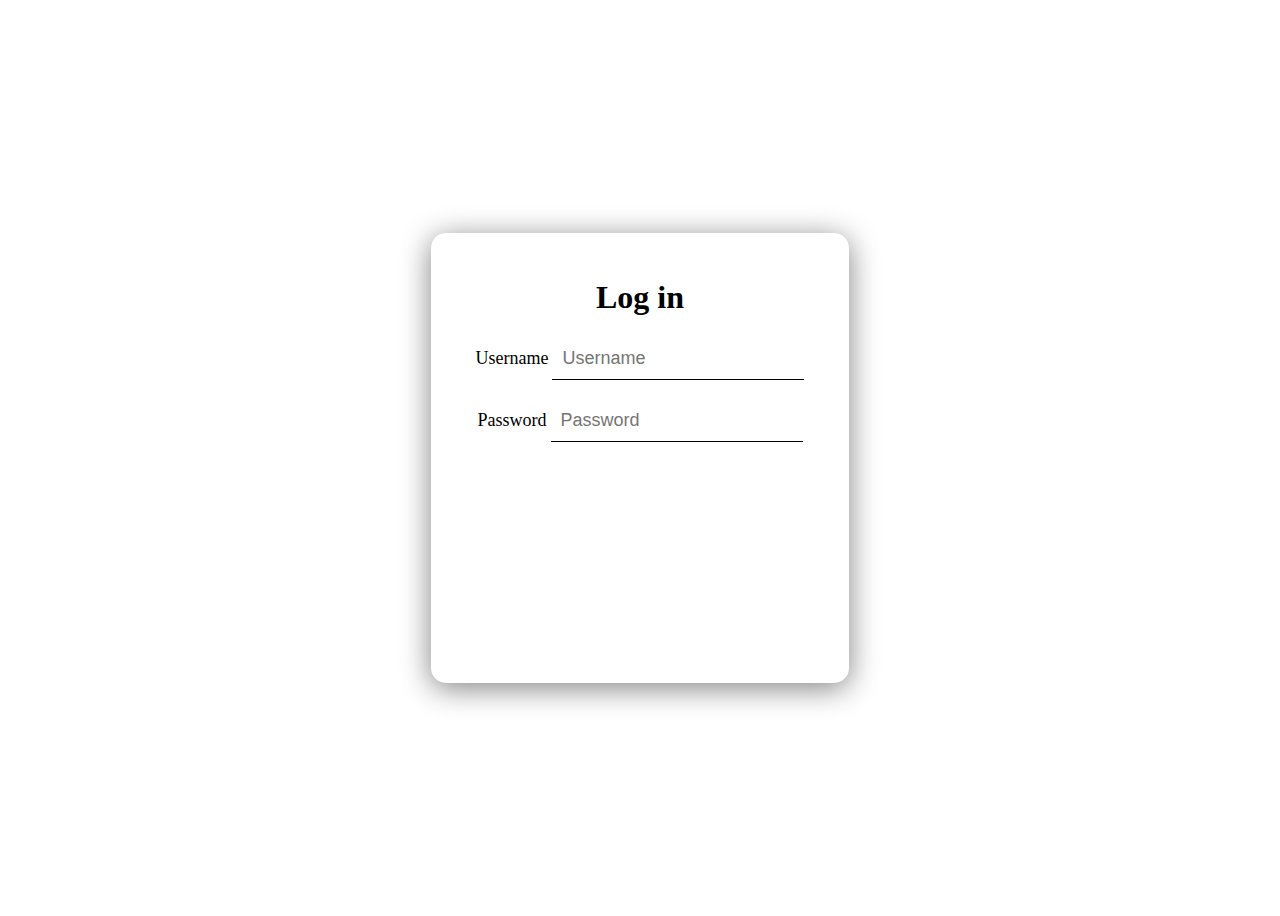
<file: kobo/login.html>
<!DOCTYPE html>
<html lang="en">
<head>
    <meta charset="UTF-8">
    <meta name="viewport" content="width=device-width, initial-scale=1.0">
    <title>Document</title>
    <style>
       body{
        min-height: 100vh;
        display: flex;
        justify-content: center;
        align-items: center;
        background-color: rgb(255, 255, 255);
       } 

       .login{

        border-radius: 15px;
        padding: 25px;
        text-align: center;
        height: 400px;
        background-color: white;
        box-shadow: 0 5px 30px 0 rgba(0, 0, 0, 0.498);
       }

       .form-input{
        margin: 20px;
       }

       .form-input input{
        padding: 10px;
        font-size: 18px;
        border: none;
        outline: none;
        border-bottom: 1px solid black;
       }

       .form-input label{
        font-size: 18px;
       }
    </style>
</head>
<body>
    <div class="login">
        <h1>Log in</h1>
        <form action="login" method="post">
            <div class="form-input">
                <label for="name">Username</label>
                <input type="text" name="name" placeholder="Username" id="name">
            </div>
            
            <div class="form-input">
                <label for="password">Password</label>
                <input type="password" name="password" placeholder="Password" id="password">
            </div>
        </form>
    </div>
</body>
</html>
</file>
<file: style.css>
body {
    margin: 0;
    font-family: Arial, sans-serif;
    background-color: #f4f4f4;
    color: #333;
  }
  
  header {
    background-color: #0b3d91;
    color: white;
    padding: 40px; /* Increased padding for a larger header */
    text-align: center;
  }
  
  header h1 {
    font-size: 48px; /* Larger text for "Explore Ethiopia" */
    margin: 0;
  }
  
  nav ul {
    list-style: none;
    padding: 0;
    display: flex;
    justify-content: center;
    gap: 30px;
    margin-top: 20px;
  }
  
  nav a {
    color: white;
    text-decoration: none;
    font-weight: bold;
    font-size: 20px; /* Increased size for nav links */
  }
  
  .hero {
    background-color: #ffe4b2; /* Changed background from image to a soft gold color */
    text-align: center;
    padding: 120px 20px;
  }
  
  .hero h2 {
    font-size: 60px;
    color: #b22222;
  }
  
  .hero p {
    font-size: 36px;
    color: rgba(178, 34, 34, 0.7);
  }
  
  .featured-places {
    padding: 40px 20px;
    background-color: white;
    text-align: center;
  }
  
  .featured-places h3 {
    font-size: 28px;
    margin-bottom: 30px;
  }
  
  .place {
    display: inline-block;
    width: 30%;
    margin: 2%;
    vertical-align: top;
  }
  
  .place img {
    width: 100%;
    height: 300px;
    object-fit: cover;
    border-radius: 15px;
    box-shadow: 0 4px 12px rgba(0, 0, 0, 0.2);
  }
  
  .place h4 {
    font-size: 22px;
    margin-top: 10px;
  }
  
  .place p {
    font-size: 16px;
    color: #666;
  }
  
  footer {
    background-color: #0b3d91;
    color: white;
    text-align: center;
    padding: 10px;
  }
</file>
<file: gallery.css>
body {
  margin: 0;
  font-family: Arial, sans-serif;
  background-color: #f5f5f5;
  display: flex;
  flex-direction: column;
  min-height: 100vh;
}

/* Gallery Layout with 7 Columns */
.gallery {
  display: grid;
  grid-template-columns: repeat(7, 1fr); /* Always 7 images per row */
  gap: 16px;
  padding: 40px; /* Adds margin around the grid */
  width: 100%;
  box-sizing: border-box;
  flex-grow: 1;
}

/* Gallery Images */
.gallery img {
  width: 100%;
  height: 160px;
  object-fit: cover;
  border-radius: 8px;
  box-shadow: 0 4px 8px rgba(0,0,0,0.2);
  transition: all 0.3s ease;
}

/* Hover Effect */
.gallery img:hover {
  transform: scale(1.05);
  filter: brightness(1.1);
  box-shadow: 0 8px 16px rgba(0, 0, 0, 0.3);
  cursor: pointer;
}

/* Sticky Footer */
footer {
  background-color: #0b3d91;
  color: white;
  text-align: center;
  padding: 15px;
  margin-top: auto;
}
</file>
<file: place.css>
.places {
    padding: 40px 20px;
    background-color: #f9f9f9;
    display: grid;  /* Use grid layout */
    grid-template-columns: repeat(3, 1fr); /* 3 equal columns */
    gap: 20px;  /* Space between grid items */
    justify-items: center; /* Center the items inside each grid cell */
}

.place {
    background-color: #fff;
    padding: 20px;
    border-radius: 12px;
    box-shadow: 0 4px 10px rgba(0, 0, 0, 0.1);
    width: 100%; /* Ensure the .place items use full width of grid cell */
    text-align: center;
}

.place img {
    width: 100%;
    height: auto;
    border-radius: 10px;
    margin-bottom: 15px;
    max-width: 100%;
    max-height: 300px;  /* Limiting max height of images */
}

.place h3 {
    color: #0b3d91;
    font-size: 1.5rem;
    margin-top: 0;
}

.place p {
    font-size: 1rem;
    line-height: 1.6;
    color: #333;
    max-width: 90%;
    margin-left: auto;
    margin-right: auto;
}

/* Ensure responsive design */
@media (max-width: 768px) {
    .places {
        grid-template-columns: repeat(2, 1fr); /* 2 columns on smaller screens */
    }

    .place {
        padding: 15px;
    }

    .place img {
        max-height: 250px;
    }

    .place h3 {
        font-size: 1.4rem;
    }

    .place p {
        font-size: 0.95rem;
    }
}

@media (max-width: 480px) {
    .places {
        grid-template-columns: 1fr; /* 1 column on very small screens */
    }
}
</file>
